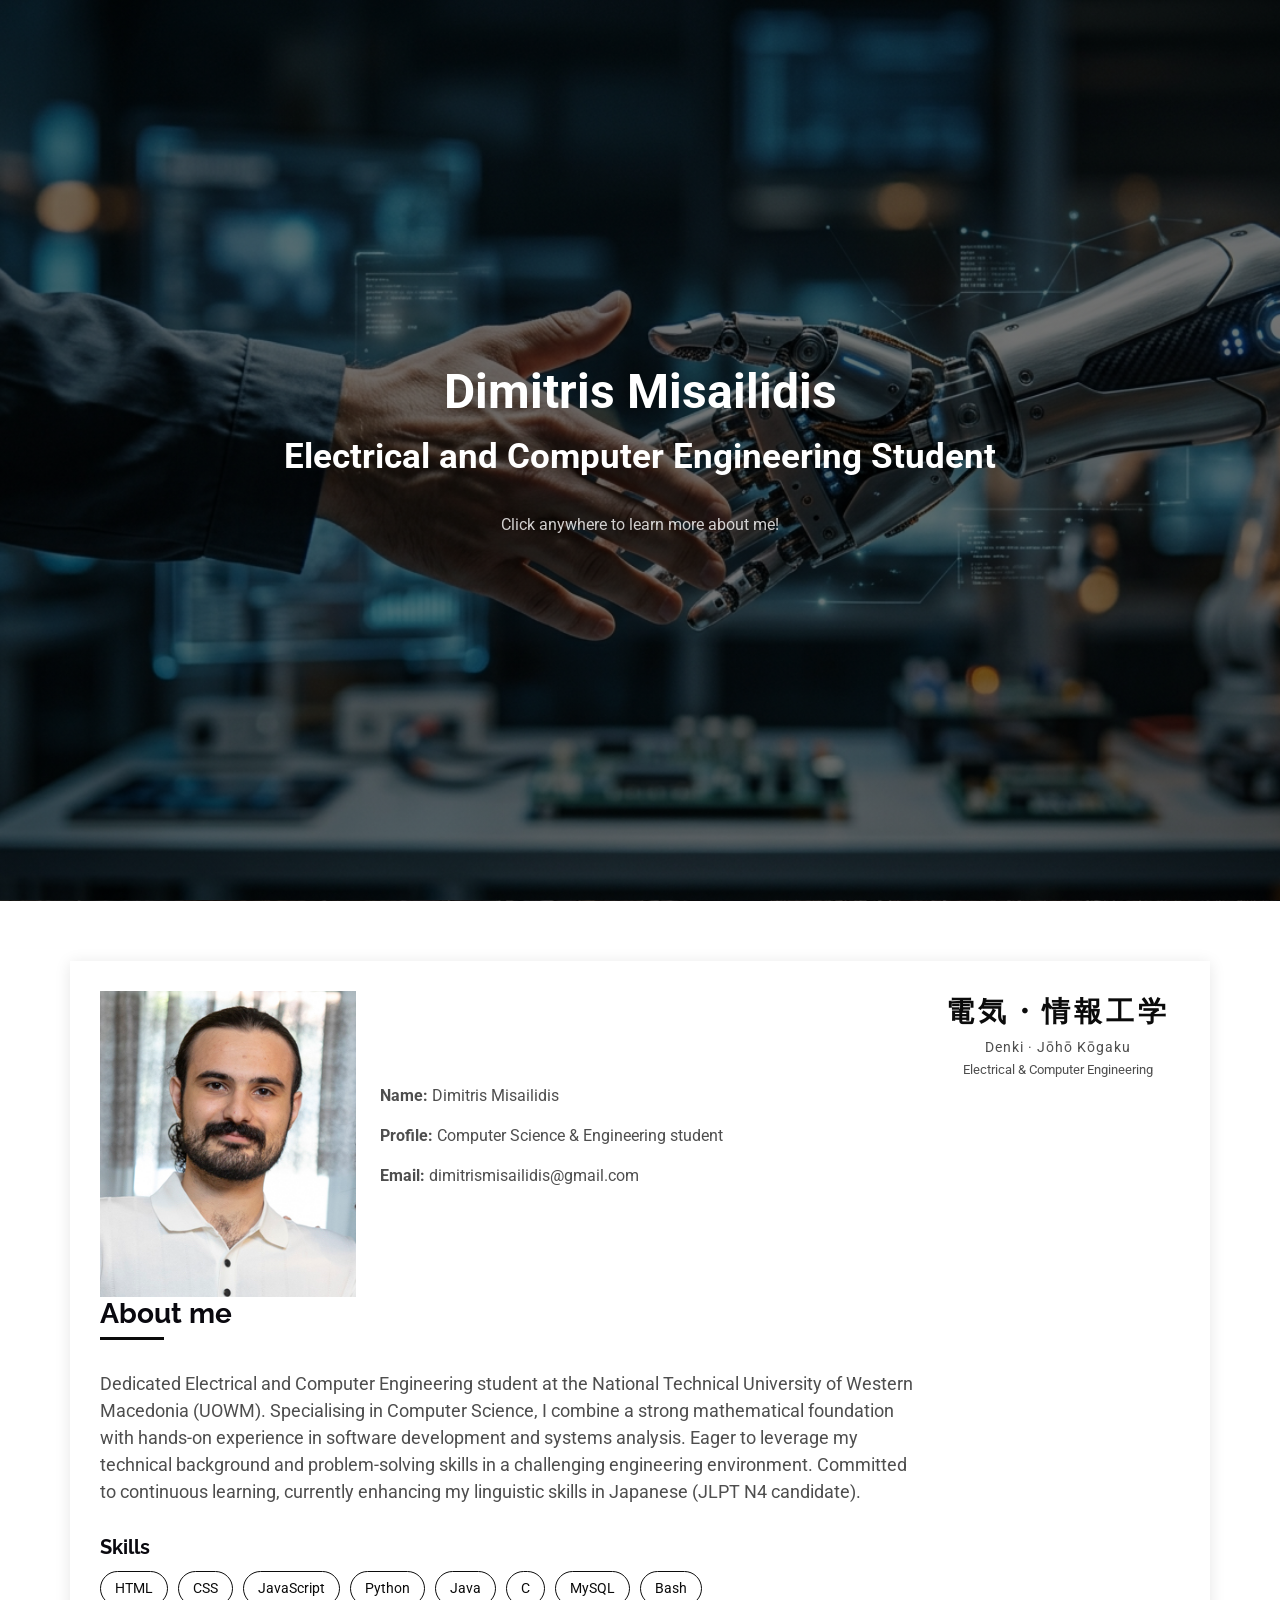
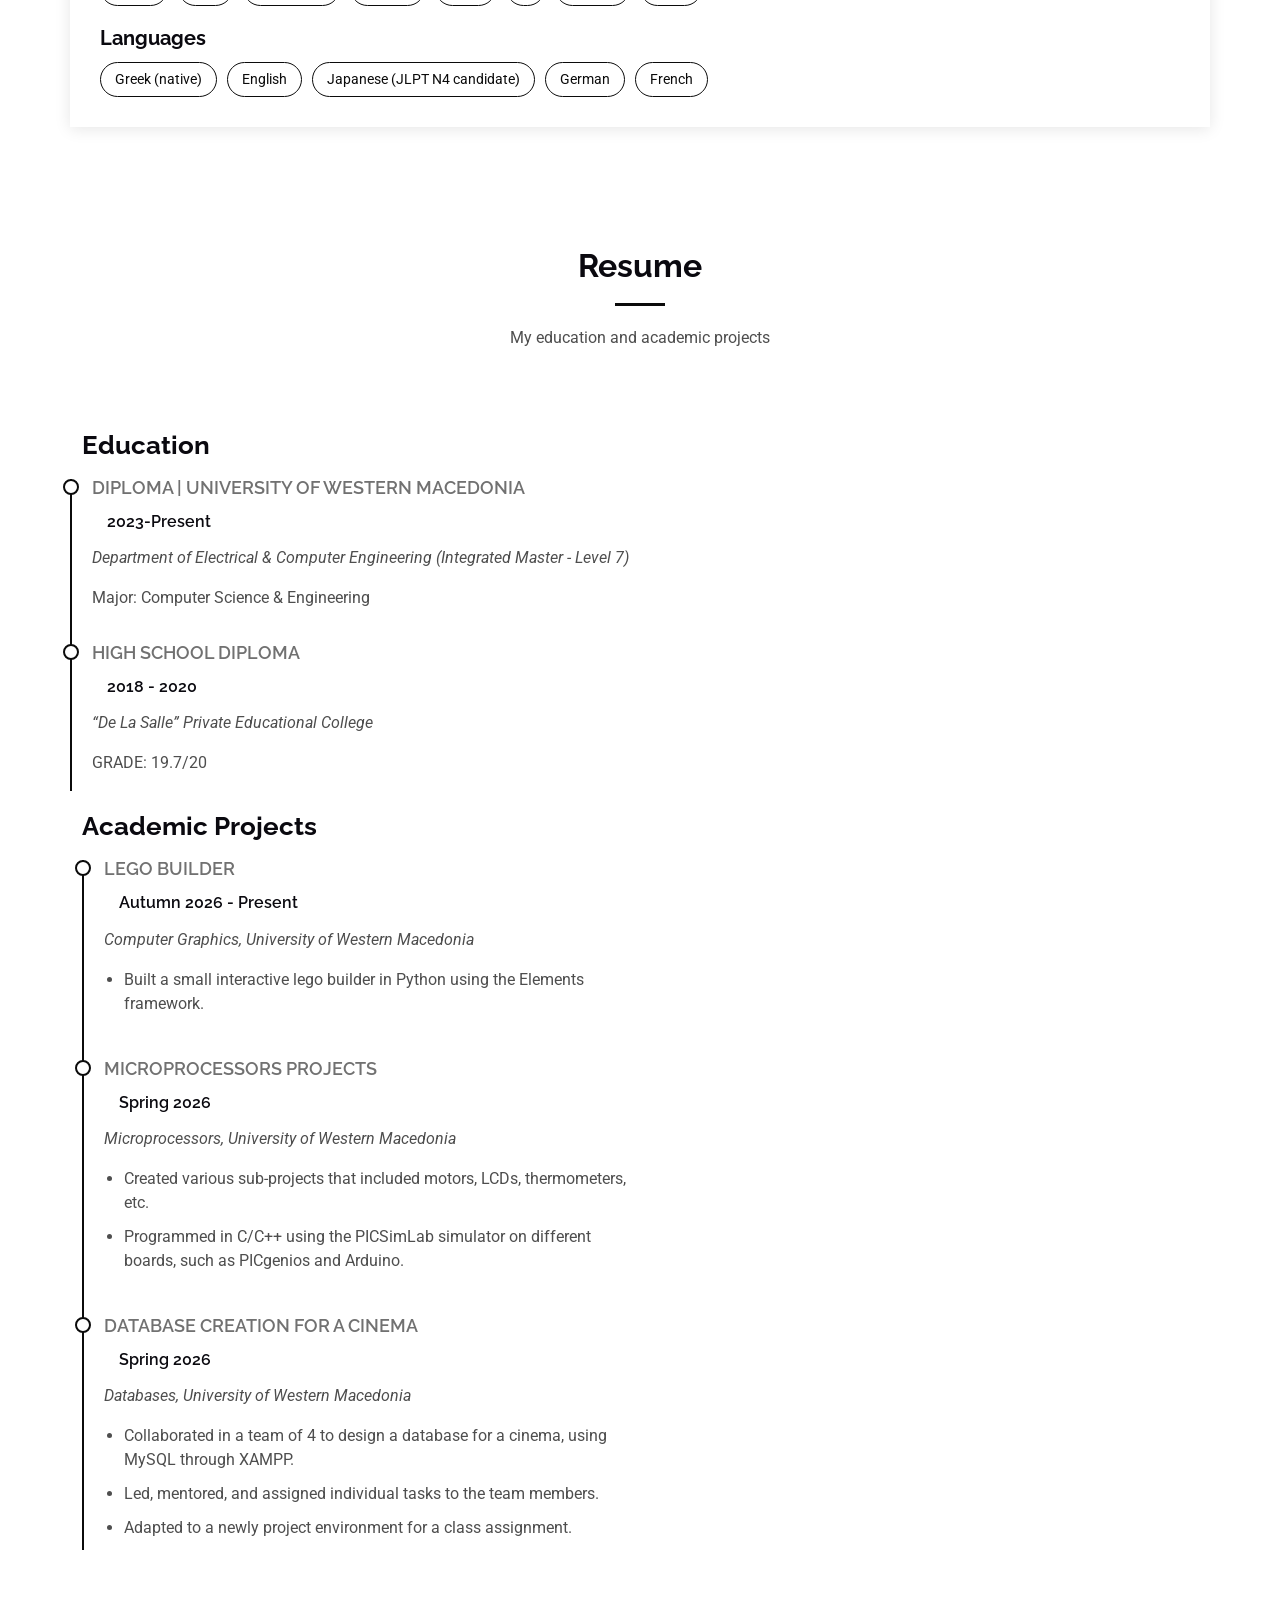
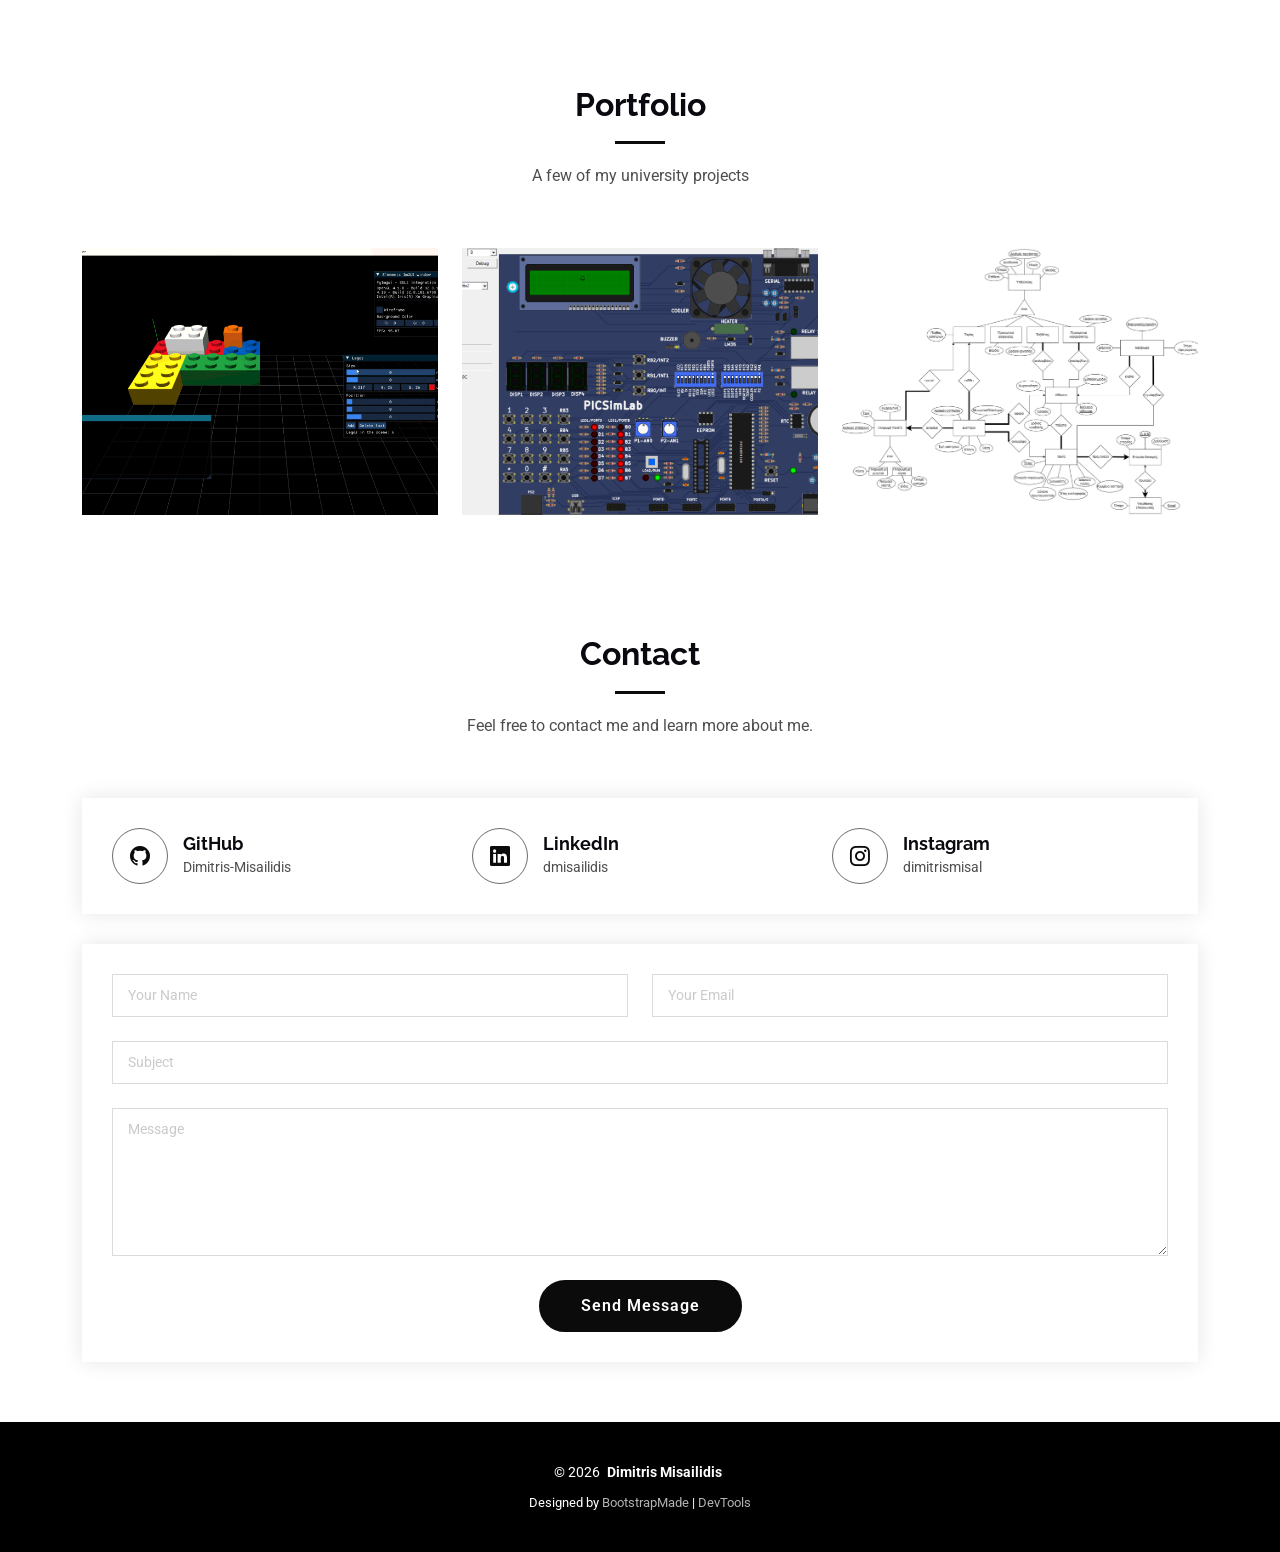
<file: MyFolio/index.html>
<!DOCTYPE html>
<html lang="en">

<head>
  <meta charset="utf-8">
  <meta content="width=device-width, initial-scale=1.0" name="viewport">
  <title>Dimitris Misailidis | Portfolio</title>
  <meta name="description" content="">
  <meta name="keywords" content="">

  <!-- Favicons -->
  <link href="assets/img/favicon.png" rel="icon">
  <link href="assets/img/apple-touch-icon.png" rel="apple-touch-icon">

  <!-- Fonts -->
  <link href="https://fonts.googleapis.com" rel="preconnect">
  <link href="https://fonts.gstatic.com" rel="preconnect" crossorigin>
  <link href="https://fonts.googleapis.com/css2?family=Roboto:ital,wght@0,100;0,300;0,400;0,500;0,700;0,900;1,100;1,300;1,400;1,500;1,700;1,900&family=Poppins:ital,wght@0,100;0,200;0,300;0,400;0,500;0,600;0,700;0,800;0,900;1,100;1,200;1,300;1,400;1,500;1,600;1,700;1,800;1,900&family=Raleway:ital,wght@0,100;0,200;0,300;0,400;0,500;0,600;0,700;0,800;0,900;1,100;1,200;1,300;1,400;1,500;1,600;1,700;1,800;1,900&display=swap" rel="stylesheet">

  <!-- Vendor CSS Files -->
  <link href="assets/vendor/bootstrap/css/bootstrap.min.css" rel="stylesheet">
  <link href="assets/vendor/bootstrap-icons/bootstrap-icons.css" rel="stylesheet">
  <link href="assets/vendor/aos/aos.css" rel="stylesheet">
  <link href="assets/vendor/glightbox/css/glightbox.min.css" rel="stylesheet">
  <link href="assets/vendor/swiper/swiper-bundle.min.css" rel="stylesheet">

  <!-- Main CSS File -->
  <link href="assets/css/main.css" rel="stylesheet">

  <!-- =======================================================
  * Template Name: DevFolio
  * Template URL: https://bootstrapmade.com/devfolio-bootstrap-portfolio-html-template/
  * Updated: Aug 07 2024 with Bootstrap v5.3.3
  * Author: BootstrapMade.com
  * License: https://bootstrapmade.com/license/
  ======================================================== -->
</head>

<body>

<section id="intro" role="button" tabindex="0" aria-label="Enter the site">
  <div class="intro-text">
    <h1>Dimitris Misailidis</h1>
    <p>Electrical and Computer Engineering Student</p>
    <span class="hint">Click anywhere to learn more about me!</span>
  </div>
</section>

<body class="index-page">

  <header id="header" class="header d-flex align-items-center sticky-top">
    <div class="container-fluid container-xl position-relative d-flex align-items-center justify-content-between">

      <a href="index.html" class="logo d-flex align-items-center">
        <h1 class="sitename">My-Portfolio</h1>
      </a>

      <nav id="navmenu" class="navmenu">
        <ul>
          <li><a href="#hero" class="active">Home<br></a></li>
          <li><a href="#about">About</a></li>
          <li><a href="#portfolio">Portfolio</a></li>
          <li><a href="#contact">Contact</a></li>
        </ul>
        <i class="mobile-nav-toggle d-xl-none bi bi-list"></i>
      </nav>

    </div>
  </header>

  <main class="main">

    <!-- Hero Section -->
    <section id="hero" class="hero section dark-background">

      <img src="assets/img/fuji-san.jpg" alt="" data-aos="fade-in">

      <div class="container d-flex flex-column align-items-center justify-content-center text-center" data-aos="fade-up" data-aos-delay="100">
        <h2>Dimitris Misailidis</h2>
        <p><span class="typed" data-typed-items="Student in Electrical and Computer Engineering"></span></p>
      </div>

    </section><!-- /Hero Section -->

    <section id="about" class="about section">

  <div class="container" data-aos="fade-up" data-aos-delay="100">

    <div class="about-layout">

      <!-- Main block: photo + details, then About me, then skills -->
      <div class="about-main">

        <div class="row gy-4 align-items-center">
          <div class="col-md-4">
            <img src="assets/img/CV photo_Misal.jpg" class="img-fluid about-photo" alt="Dimitris Misailidis">
          </div>
          <div class="col-md-8 about-info">
            <p><strong>Name: </strong> <span>Dimitris Misailidis</span></p>
            <p><strong>Profile: </strong> <span>Computer Science &amp; Engineering student</span></p>
            <p><strong>Email: </strong> <span>dimitrismisailidis@gmail.com</span></p>
          </div>
        </div>

        <div class="about-me">
          <h4>About me</h4>
          <p>
            Dedicated Electrical and Computer Engineering student at the National
            Technical University of Western Macedonia (UOWM). Specialising in
            Computer Science, I combine a strong mathematical foundation with
            hands-on experience in software development and systems analysis. Eager
            to leverage my technical background and problem-solving skills in a
            challenging engineering environment. Committed to continuous learning,
            currently enhancing my linguistic skills in Japanese (JLPT N4 candidate).
          </p>
        </div>

        <div class="about-skills">
          <h5>Skills</h5>
          <div class="skills-list">
            <span>HTML</span>
            <span>CSS</span>
            <span>JavaScript</span>
            <span>Python</span>
            <span>Java</span>
            <span>C</span>
            <span>MySQL</span>
            <span>Bash</span>
          </div>

          <h5>Languages</h5>
          <div class="skills-list">
            <span>Greek (native)</span>
            <span>English</span>
            <span>Japanese (JLPT N4 candidate)</span>
            <span>German</span>
            <span>French</span>
          </div>
        </div>

      </div>

      <!-- Horizontal kanji on the right -->
      <div class="about-kanji" lang="ja">
        <p class="kanji">電気・情報工学</p>
        <p class="kanji-reading">Denki · Jōhō Kōgaku</p>
        <p class="kanji-meaning">Electrical &amp; Computer Engineering</p>
      </div>

    </div>

  </div>         

    </section><!-- /About Section -->

    <!-- Resume Section -->
    <section id="resume" class="resume section">

      <!-- Section Title -->
      <div class="container section-title" data-aos="fade-up">
        <h2>Resume</h2>
        <p>My education and academic projects</p>
      </div><!-- End Section Title -->

      <div class="container">

        <div class="row">

          <div class="col-lg-6" data-aos="fade-up" data-aos-delay="100"></div>
            <h3 class="resume-title">Education</h3>

            <div class="resume-item">
              <h4>Diploma | University of Western Macedonia</h4>
              <h5>2023-Present</h5>
              <p><em>Department of Electrical &amp; Computer Engineering
                    (Integrated Master - Level 7)</em></p>
              <p>Major: Computer Science &amp; Engineering</p>
            </div><!-- Edn Resume Item -->

            <div class="resume-item">
              <h4>High School Diploma</h4>
              <h5>2018 - 2020</h5>
              <p><em>“De La Salle” Private Educational College</em></p>
              <p>GRADE: 19.7/20</p>
            </div><!-- Edn Resume Item -->

          </div>

          <div class="col-lg-6" data-aos="fade-up" data-aos-delay="200">
            <h3 class="resume-title">Academic Projects</h3>

            <div class="resume-item">
              <h4>Lego Builder</h4>
              <h5>Autumn 2026 - Present</h5>
              <p><em>Computer Graphics, University of Western Macedonia</em></p>
              <ul>
                <li>Built a small interactive lego builder in Python using the Elements framework.</li>
              </ul>
            </div><!-- Edn Resume Item -->

            <div class="resume-item">
              <h4>Microprocessors Projects</h4>
              <h5>Spring 2026</h5>
              <p><em>Microprocessors, University of Western Macedonia</em></p>
              <ul>
                <li>Created various sub-projects that included motors, LCDs, thermometers, etc.</li>
                <li>Programmed in C/C++ using the PICSimLab simulator on different boards, such as PICgenios and Arduino. </li>
              </ul>
            </div><!-- Edn Resume Item -->

            <div class="resume-item">
              <h4>Database Creation for a Cinema</h4>
              <h5>Spring 2026</h5>
              <p><em>Databases, University of Western Macedonia</em></p>
              <ul>
                <li>Collaborated in a team of 4 to design a database for a cinema, using MySQL through XAMPP.</li>
                <li>Led, mentored, and assigned individual tasks to the team members.</li>
                <li>Adapted to a newly project environment for a class assignment.</li>
              </ul>
            </div><!-- Edn Resume Item -->

          </div>

        </div>

      </div>

    </section><!-- /Resume Section -->

    <section id="portfolio" class="portfolio section">

  <!-- Section Title -->
  <div class="container section-title" data-aos="fade-up">
    <h2>Portfolio</h2>
    <p>A few of my university projects</p>
  </div><!-- End Section Title -->

  <div class="container">

    <div class="isotope-layout" data-default-filter="*" data-layout="masonry" data-sort="original-order">

      <div class="row gy-4 isotope-container" data-aos="fade-up" data-aos-delay="200">

        <div class="col-lg-4 col-md-6 portfolio-item isotope-item">
          <img src="assets/Gifs/lego-builder.gif" class="img-fluid" alt="Lego builder project demo">
          <div class="portfolio-info">
            <h4>Lego Builder</h4>
            <p>Interactive 3D builder in Python</p>
            <a href="assets/Gifs/lego-builder.gif" title="Lego Builder" data-gallery="lego-gallery" class="glightbox preview-link"><i class="bi bi-zoom-in"></i></a>
          </div>
        </div><!-- End Portfolio Item -->

        <div class="col-lg-4 col-md-6 portfolio-item isotope-item">
          <img src="assets/img/happy_face.png" class="img-fluid" alt="Microprocessors project in PICSimLab (make a happy face in C and display it in a LCD)">
          <div class="portfolio-info">
            <h4>Microprocessors</h4>
            <p>Motors, LCD and sensors in C</p>
            <a href="assets/img/Keypad.png" title="Keypad and motor control" data-gallery="micro-gallery" data-description="DC motor controlled and usage of keypad with the help of Arduino board" class="glightbox preview-link"><i class="bi bi-zoom-in"></i></a>

            <!-- Extra photos -->
            <a href="assets/img/motor.png" title="Motor and ultrasonic sensor display" data-gallery="micro-gallery" data-description="Usage of motors and ultrasonic distance sensors while showing results in LCD" class="glightbox" style="display:none"></a>
            <a href="assets/img/Temperature.png" title="Thermometer" data-gallery="micro-gallery" data-description="Temperature readout" class="glightbox" style="display:none"></a>
            <a href="assets/img/voltage.png" title="Voltage" data-gallery="micro-gallery" data-description="Voltage readout" class="glightbox" style="display:none"></a>
          </div>
        </div><!-- End Portfolio Item -->

        <div class="col-lg-4 col-md-6 portfolio-item isotope-item">
          <img src="assets/img/Entity_Relation.png" class="img-fluid" alt="Cinema database Entity-Relation schema ">
          <div class="portfolio-info">
            <h4>Cinema Database</h4>
            <p>Team project with MySQL</p>
            <a href="assets/img/SQL_Result.png" title="Cinema Database" data-gallery="cinema-gallery" data-description="The result of the code we wrote in SQL forming the schema in XAMPP" class="glightbox preview-link"><i class="bi bi-zoom-in"></i></a>
          </div>
        </div><!-- End Portfolio Item -->

      </div><!-- End Portfolio Container -->

    </div>

  </div>

</section><!-- /Portfolio Section -->

    <!-- Contact Section -->
    <section id="contact" class="contact section">

      <!-- Section Title -->
      <div class="container section-title" data-aos="fade-up">
        <h2>Contact</h2>
        <p>Feel free to contact me and learn more about me.</p>
      </div><!-- End Section Title -->

      <div class="container" data-aos="fade-up" data-aos-delay="100">

        <div class="info-wrap" data-aos="fade-up" data-aos-delay="200">
          <div class="row gy-5">

            <div class="col-lg-4">
              <div class="info-item d-flex align-items-center">
                <a href="https://github.com/Dimitris-Misailidis" target="_blank" rel="noopener" aria-label="GitHub"><i class="bi bi-github"></i></a>
                <div>
                  <h3>GitHub</h3>
                  <p>Dimitris-Misailidis</p>
                </div>
              </div>
            </div><!-- End Info Item -->

            <div class="col-lg-4">
              <div class="info-item d-flex align-items-center">
                <a href="https://www.linkedin.com/in/dmisailidis/" target="_blank" rel="noopener" aria-label="LinkedIn"><i class="bi bi-linkedin"></i></a>
                <div>
                  <h3>LinkedIn</h3>
                  <p>dmisailidis</p>
                </div>
              </div>
            </div><!-- End Info Item -->

            <div class="col-lg-4">
              <div class="info-item d-flex align-items-center">
                <a href="https://www.instagram.com/dimitrismisal" target="_blank" rel="noopener" aria-label="Instagram"><i class="bi bi-instagram"></i></a>
                <div>
                  <h3>Instagram</h3>
                  <p>dimitrismisal</p>
                </div>
              </div>
            </div><!-- End Info Item -->

          </div>
        </div>

      <form name="contact" method="POST" action="thanks.html" data-netlify="true" netlify-honeypot="bot-field" data-aos="fade-up" data-aos-delay="300">
        <input type="hidden" name="form-name" value="contact">
        <p style="display:none;">
         <label>Don’t fill this out: <input name="bot-field"></label>
        </p>

        <div class="row gy-4">

          <div class="col-md-6">
            <input type="text" name="name" class="form-control" placeholder="Your Name" required>
          </div>

          <div class="col-md-6">
            <input type="email" class="form-control" name="email" placeholder="Your Email" required>
          </div>

          <div class="col-md-12">
            <input type="text" class="form-control" name="subject" placeholder="Subject" required>
          </div>

          <div class="col-md-12">
            <textarea class="form-control" name="message" rows="6" placeholder="Message" required></textarea>
          </div>

          <div class="col-md-12 text-center">
            <button type="submit">Send Message</button>
          </div>

        </div>
      </form><!-- End Contact Form -->

  </main>

<footer id="footer" class="footer accent-background">

  <div class="container">
    <div class="copyright text-center">
      <p>© <span>2026</span> <strong class="px-1 sitename">Dimitris Misailidis</strong></p>
    </div>
    <div class="credits">
      <!-- All the links in the footer should remain intact. -->
      <!-- You can delete the links only if you've purchased the pro version. -->
      <!-- Licensing information: https://bootstrapmade.com/license/ -->
      Designed by <a href="https://bootstrapmade.com/">BootstrapMade</a> | <a href="https://bootstrapmade.com/tools/">DevTools</a>
    </div>
  </div>

</footer>

  <!-- Scroll Top -->
  <a href="#" id="scroll-top" class="scroll-top d-flex align-items-center justify-content-center"><i class="bi bi-arrow-up-short"></i></a>

  <!-- Preloader -->
  <div id="preloader"></div>

  <!-- Vendor JS Files -->
  <script src="assets/vendor/bootstrap/js/bootstrap.bundle.min.js"></script>
  <script src="assets/vendor/aos/aos.js"></script>
  <script src="assets/vendor/typed.js/typed.umd.js"></script>
  <script src="assets/vendor/waypoints/noframework.waypoints.js"></script>
  <script src="assets/vendor/purecounter/purecounter_vanilla.js"></script>
  <script src="assets/vendor/glightbox/js/glightbox.min.js"></script>
  <script src="assets/vendor/imagesloaded/imagesloaded.pkgd.min.js"></script>
  <script src="assets/vendor/isotope-layout/isotope.pkgd.min.js"></script>
  <script src="assets/vendor/swiper/swiper-bundle.min.js"></script>

  <!-- Main JS File -->
  <script src="assets/js/main.js"></script>

</body>

</html>
</file>
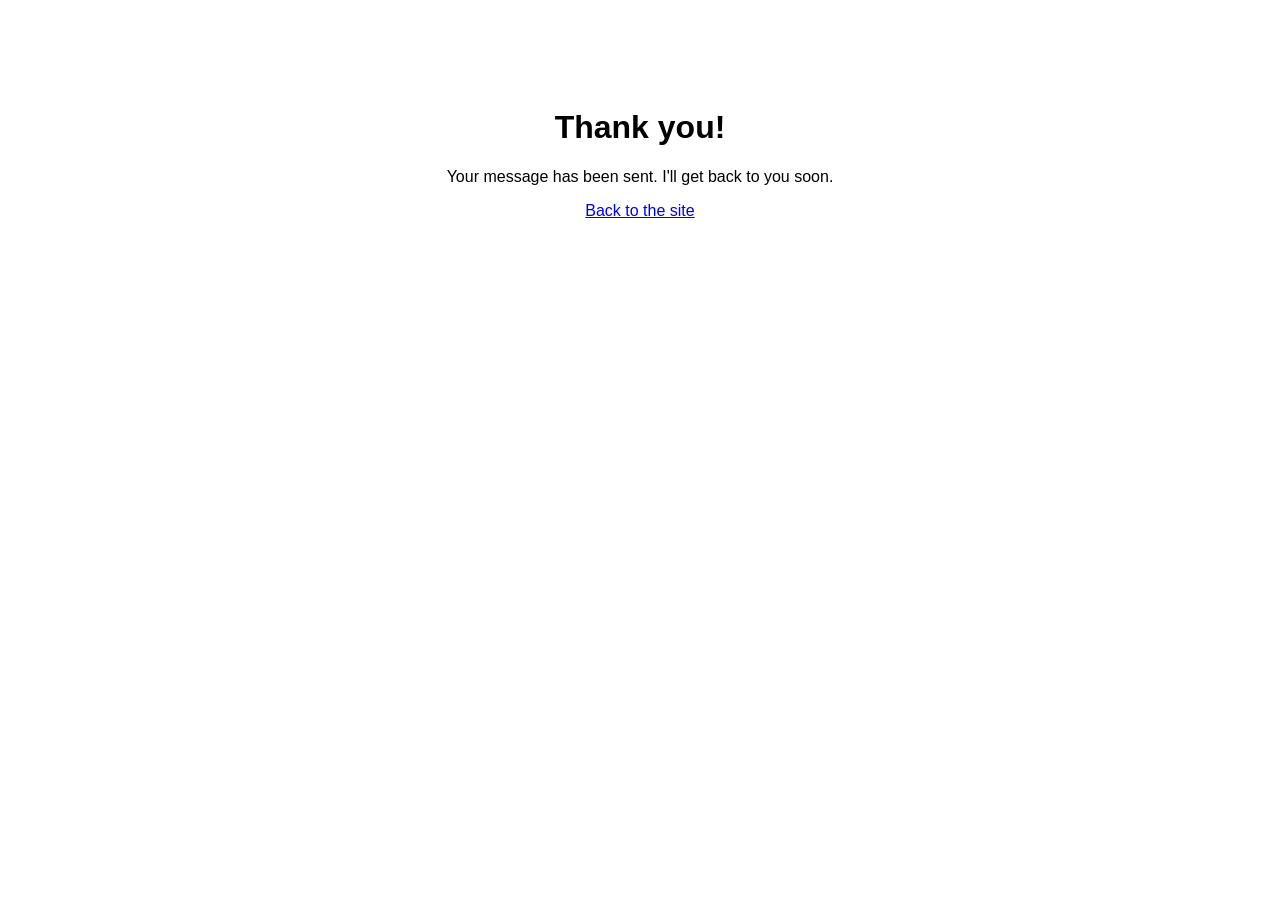
<file: thanks.html>
<!DOCTYPE html>
<html lang="en">
<head>
  <meta charset="utf-8">
  <meta name="viewport" content="width=device-width, initial-scale=1">
  <title>Thank you | Dimitris Misailidis</title>
  <link href="assets/img/favicon.png" rel="icon">
</head>
<body style="font-family: sans-serif; text-align: center; padding: 80px 20px;">
  <h1>Thank you!</h1>
  <p>Your message has been sent. I'll get back to you soon.</p>
  <p><a href="/">Back to the site</a></p>
</body>
</html>
</file>
<file: MyFolio/assets/css/main.css>
/**
* Template Name: DevFolio
* Template URL: https://bootstrapmade.com/devfolio-bootstrap-portfolio-html-template/
* Updated: Aug 07 2024 with Bootstrap v5.3.3
* Author: BootstrapMade.com
* License: https://bootstrapmade.com/license/
*/

/*--------------------------------------------------------------
# Font & Color Variables
# Help: https://bootstrapmade.com/color-system/
--------------------------------------------------------------*/
/* Fonts */
:root {
  --default-font: "Roboto",  system-ui, -apple-system, "Segoe UI", Roboto, "Helvetica Neue", Arial, "Noto Sans", "Liberation Sans", sans-serif, "Apple Color Emoji", "Segoe UI Emoji", "Segoe UI Symbol", "Noto Color Emoji";
  --heading-font: "Raleway",  sans-serif;
  --nav-font: "Poppins",  sans-serif;
}

/* Global Colors - The following color variables are used throughout the website. Updating them here will change the color scheme of the entire website */
:root { 
  --background-color: #ffffff; /* Background color for the entire website, including individual sections */
  --default-color: #4e4e4e; /* Default color used for the majority of the text content across the entire website */
  --heading-color: #0a090f; /* Color for headings, subheadings and title throughout the website */
  --accent-color: #0b0b0b; /* Accent color that represents your brand on the website. It's used for buttons, links, and other elements that need to stand out */
  --surface-color: #ffffff; /* The surface color is used as a background of boxed elements within sections, such as cards, icon boxes, or other elements that require a visual separation from the global background. */
  --contrast-color: #ffffff; /* Contrast color for text, ensuring readability against backgrounds of accent, heading, or default colors. */
}

/* Nav Menu Colors - The following color variables are used specifically for the navigation menu. They are separate from the global colors to allow for more customization options */
:root {
  --nav-color: #ffffff;  /* The default color of the main navmenu links */
  --nav-hover-color: #ffffff; /* Applied to main navmenu links when they are hovered over or active */
  --nav-mobile-background-color: #ffffff; /* Used as the background color for mobile navigation menu */
  --nav-dropdown-background-color: #ffffff; /* Used as the background color for dropdown items that appear when hovering over primary navigation items */
  --nav-dropdown-color: #212529; /* Used for navigation links of the dropdown items in the navigation menu. */
  --nav-dropdown-hover-color: #000000; /* Similar to --nav-hover-color, this color is applied to dropdown navigation links when they are hovered over. */
}

/* Color Presets - These classes override global colors when applied to any section or element, providing reuse of the sam color scheme. */

.light-background {
  --background-color: #f9f9f9;
  --surface-color: #ffffff;
}

.dark-background {
  --background-color: #060606;
  --default-color: #ffffff;
  --heading-color: #ffffff;
  --surface-color: #252525;
  --contrast-color: #ffffff;
}

.accent-background {
  --background-color: #000000;
  --default-color: #ffffff;
  --heading-color: #ffffff;
  --accent-color: #ffffff;
  --surface-color: #000000;
  --contrast-color: #ffffff;
}

/* Smooth scroll */
:root {
  scroll-behavior: smooth;
}

/*--------------------------------------------------------------
# General Styling & Shared Classes
--------------------------------------------------------------*/
#intro {
  position: fixed;
  top: 0;
  right: 0;
  bottom: 0;
  left: 0;
  width: 100%;
  height: 100%;
  margin: 0;                /* cancels the section margin */
  padding: 0;               /* cancels the section padding */
  border: none;
  border-radius: 0;
  box-sizing: border-box;
  inset: 0;                      /* covers the whole screen */
  display: flex;
  flex-direction: column;
  align-items: center;
  justify-content: center;
  text-align: center;
  color: #fff;
  background-image:
    linear-gradient(rgba(0, 0, 0, 0.55), rgba(0, 0, 0, 0.55)),
    url('../img/intro.jpg');
  background-size: cover;
  background-position: center;
  cursor: pointer;
  z-index: 1000;
  transition: opacity 0.8s ease, transform 0.8s ease;
}
#intro.leaving {
  opacity: 0;
  transform: scale(1.1);         /* slight zoom as it fades */
  pointer-events: none;
}

#intro h1 {
  color: #fff;
  font-size: 3rem;
  font-weight: 700;
  margin: 0;
}

body.intro-active {
  overflow: hidden;
}

#intro .intro-text p {
  font-size: 2.2rem;
  font-weight: 700;
  margin: 10px 0 30px 0;
}

#intro .hint {
  font-size: 1rem;
  opacity: 0.8;
  animation: intro-pulse 2s ease-in-out infinite;
}

@keyframes intro-pulse {
  0%, 100% { opacity: 0.4; }
  50%      { opacity: 1; }
}

body {
  color: var(--default-color);
  background-color: var(--background-color);
  font-family: var(--default-font);
}

a {
  color: var(--accent-color);
  text-decoration: none;
  transition: 0.3s;
}

a:hover {
  color: color-mix(in srgb, var(--accent-color), transparent 25%);
  text-decoration: none;
}

h2,
h3,
h4,
h5,
h6 {
  color: var(--heading-color);
  font-family: var(--heading-font);
}

/*--------------------------------------------------------------
# Global Header
--------------------------------------------------------------*/
.header {
  --background-color: #000000;
  --default-color: #ffffff;
  --heading-color: #ffffff;
  color: var(--default-color);
  background-color: var(--background-color);
  padding: 20px 0;
  transition: all 0.5s;
  z-index: 997;
}

.header .logo {
  line-height: 1;
}

.header .logo img {
  max-height: 32px;
  margin-right: 8px;
}

.header .logo h1 {
  font-size: 30px;
  margin: 0;
  font-weight: 700;
  color: var(--heading-color);
}

.scrolled .header {
  box-shadow: 0px 0 18px rgba(0, 0, 0, 0.1);
}

/*--------------------------------------------------------------
# Navigation Menu
--------------------------------------------------------------*/
/* Desktop Navigation */
@media (min-width: 1200px) {
  .navmenu {
    padding: 0;
  }

  .navmenu ul {
    margin: 0;
    padding: 0;
    display: flex;
    list-style: none;
    align-items: center;
  }

  .navmenu li {
    position: relative;
  }

  .navmenu>ul>li {
    white-space: nowrap;
    padding: 15px 14px;
  }

  .navmenu>ul>li:last-child {
    padding-right: 0;
  }

  .navmenu a,
  .navmenu a:focus {
    color: var(--nav-color);
    font-size: 15px;
    padding: 0 2px;
    font-family: var(--nav-font);
    font-weight: 400;
    display: flex;
    align-items: center;
    justify-content: space-between;
    white-space: nowrap;
    transition: 0.3s;
    position: relative;
  }

  .navmenu a i,
  .navmenu a:focus i {
    font-size: 12px;
    line-height: 0;
    margin-left: 5px;
    transition: 0.3s;
  }

  .navmenu>ul>li>a:before {
    content: "";
    position: absolute;
    width: 100%;
    height: 2px;
    bottom: -6px;
    left: 0;
    background-color: var(--nav-hover-color);
    visibility: hidden;
    width: 0px;
    transition: all 0.3s ease-in-out 0s;
  }

  .navmenu a:hover:before,
  .navmenu li:hover>a:before,
  .navmenu .active:before {
    visibility: visible;
    width: 100%;
  }

  .navmenu li:hover>a,
  .navmenu .active,
  .navmenu .active:focus {
    color: var(--nav-hover-color);
  }

  .navmenu .dropdown ul {
    margin: 0;
    padding: 10px 0;
    background: var(--nav-dropdown-background-color);
    display: block;
    position: absolute;
    visibility: hidden;
    left: 14px;
    top: 130%;
    opacity: 0;
    transition: 0.3s;
    border-radius: 4px;
    z-index: 99;
    box-shadow: 0px 0px 30px rgba(0, 0, 0, 0.1);
  }

  .navmenu .dropdown ul li {
    min-width: 200px;
  }

  .navmenu .dropdown ul a {
    padding: 10px 20px;
    font-size: 15px;
    text-transform: none;
    color: var(--nav-dropdown-color);
  }

  .navmenu .dropdown ul a i {
    font-size: 12px;
  }

  .navmenu .dropdown ul a:hover,
  .navmenu .dropdown ul .active:hover,
  .navmenu .dropdown ul li:hover>a {
    color: var(--nav-dropdown-hover-color);
  }

  .navmenu .dropdown:hover>ul {
    opacity: 1;
    top: 100%;
    visibility: visible;
  }

  .navmenu .dropdown .dropdown ul {
    top: 0;
    left: -90%;
    visibility: hidden;
  }

  .navmenu .dropdown .dropdown:hover>ul {
    opacity: 1;
    top: 0;
    left: -100%;
    visibility: visible;
  }
}

/* Mobile Navigation */
@media (max-width: 1199px) {
  .mobile-nav-toggle {
    color: var(--nav-color);
    font-size: 28px;
    line-height: 0;
    margin-right: 10px;
    cursor: pointer;
    transition: color 0.3s;
  }

  .navmenu {
    padding: 0;
    z-index: 9997;
  }

  .navmenu ul {
    display: none;
    list-style: none;
    position: absolute;
    inset: 60px 20px 20px 20px;
    padding: 10px 0;
    margin: 0;
    border-radius: 6px;
    background-color: var(--nav-mobile-background-color);
    border: 1px solid color-mix(in srgb, var(--default-color), transparent 90%);
    box-shadow: none;
    overflow-y: auto;
    transition: 0.3s;
    z-index: 9998;
  }

  .navmenu a,
  .navmenu a:focus {
    color: var(--nav-dropdown-color);
    padding: 10px 20px;
    font-family: var(--nav-font);
    font-size: 17px;
    font-weight: 500;
    display: flex;
    align-items: center;
    justify-content: space-between;
    white-space: nowrap;
    transition: 0.3s;
  }

  .navmenu a i,
  .navmenu a:focus i {
    font-size: 12px;
    line-height: 0;
    margin-left: 5px;
    width: 30px;
    height: 30px;
    display: flex;
    align-items: center;
    justify-content: center;
    border-radius: 50%;
    transition: 0.3s;
    background-color: color-mix(in srgb, var(--accent-color), transparent 90%);
  }

  .navmenu a i:hover,
  .navmenu a:focus i:hover {
    background-color: var(--accent-color);
    color: var(--contrast-color);
  }

  .navmenu a:hover,
  .navmenu .active,
  .navmenu .active:focus {
    color: var(--nav-dropdown-hover-color);
  }

  .navmenu .active i,
  .navmenu .active:focus i {
    background-color: var(--accent-color);
    color: var(--contrast-color);
    transform: rotate(180deg);
  }

  .navmenu .dropdown ul {
    position: static;
    display: none;
    z-index: 99;
    padding: 10px 0;
    margin: 10px 20px;
    background-color: var(--nav-dropdown-background-color);
    transition: all 0.5s ease-in-out;
  }

  .navmenu .dropdown ul ul {
    background-color: rgba(33, 37, 41, 0.1);
  }

  .navmenu .dropdown>.dropdown-active {
    display: block;
    background-color: rgba(33, 37, 41, 0.03);
  }

  .mobile-nav-active {
    overflow: hidden;
  }

  .mobile-nav-active .mobile-nav-toggle {
    color: #fff;
    position: absolute;
    font-size: 32px;
    top: 15px;
    right: 15px;
    margin-right: 0;
    z-index: 9999;
  }

  .mobile-nav-active .navmenu {
    position: fixed;
    overflow: hidden;
    inset: 0;
    background: rgba(33, 37, 41, 0.8);
    transition: 0.3s;
  }

  .mobile-nav-active .navmenu>ul {
    display: block;
  }
}

/*--------------------------------------------------------------
# Global Footer
--------------------------------------------------------------*/
.footer {
  color: var(--default-color);
  background-color: var(--background-color);
  font-size: 14px;
  padding: 40px 0;
  position: relative;
}

.footer .copyright p {
  margin-bottom: 0;
}

.footer .social-links {
  margin-top: 20px;
}

.footer .social-links a {
  display: flex;
  align-items: center;
  justify-content: center;
  width: 40px;
  height: 40px;
  border-radius: 50%;
  border: 1px solid color-mix(in srgb, var(--default-color), transparent 30%);
  font-size: 16px;
  color: color-mix(in srgb, var(--default-color), transparent 40%);
  margin: 0 5px;
  transition: 0.3s;
}

.footer .social-links a:hover {
  color: var(--default-color);
  border-color: var(--default-color);
}

.footer .credits {
  margin-top: 10px;
  font-size: 13px;
  text-align: center;
}

.footer .credits a {
  color: color-mix(in srgb, var(--default-color), transparent 30%);
}

/*--------------------------------------------------------------
# Preloader
--------------------------------------------------------------*/
#preloader {
  position: fixed;
  inset: 0;
  z-index: 999999;
  overflow: hidden;
  background: var(--background-color);
  transition: all 0.6s ease-out;
}

#preloader:before {
  content: "";
  position: fixed;
  top: calc(50% - 30px);
  left: calc(50% - 30px);
  border: 6px solid #ffffff;
  border-color: var(--accent-color) transparent var(--accent-color) transparent;
  border-radius: 50%;
  width: 60px;
  height: 60px;
  animation: animate-preloader 1.5s linear infinite;
}

@keyframes animate-preloader {
  0% {
    transform: rotate(0deg);
  }

  100% {
    transform: rotate(360deg);
  }
}

/*--------------------------------------------------------------
# Scroll Top Button
--------------------------------------------------------------*/
.scroll-top {
  position: fixed;
  visibility: hidden;
  opacity: 0;
  right: 15px;
  bottom: -15px;
  z-index: 99999;
  background-color: var(--accent-color);
  width: 44px;
  height: 44px;
  border-radius: 50px;
  transition: all 0.4s;
}

.scroll-top i {
  font-size: 24px;
  color: var(--contrast-color);
  line-height: 0;
}

.scroll-top:hover {
  background-color: color-mix(in srgb, var(--accent-color), transparent 20%);
  color: var(--contrast-color);
}

.scroll-top.active {
  visibility: visible;
  opacity: 1;
  bottom: 15px;
}

/*--------------------------------------------------------------
# Disable aos animation delay on mobile devices
--------------------------------------------------------------*/
@media screen and (max-width: 768px) {
  [data-aos-delay] {
    transition-delay: 0 !important;
  }
}

/*--------------------------------------------------------------
# Global Page Titles & Breadcrumbs
--------------------------------------------------------------*/
.page-title {
  --background-color: color-mix(in srgb, var(--default-color), transparent 96%);
  color: var(--default-color);
  background-color: var(--background-color);
  padding: 25px 0;
  position: relative;
}

.page-title h1 {
  font-size: 24px;
  font-weight: 700;
}

.page-title .breadcrumbs ol {
  display: flex;
  flex-wrap: wrap;
  list-style: none;
  padding: 0;
  margin: 0;
  font-size: 14px;
  font-weight: 400;
}

.page-title .breadcrumbs ol li+li {
  padding-left: 10px;
}

.page-title .breadcrumbs ol li+li::before {
  content: "/";
  display: inline-block;
  padding-right: 10px;
  color: color-mix(in srgb, var(--default-color), transparent 70%);
}

/*--------------------------------------------------------------
# Global Sections
--------------------------------------------------------------*/
section,
.section {
  color: var(--default-color);
  background-color: var(--background-color);
  padding: 60px 0;
  scroll-margin-top: 92px;
  overflow: clip;
}

@media (max-width: 1199px) {

  section,
  .section {
    scroll-margin-top: 76px;
  }
}

/*--------------------------------------------------------------
# Global Section Titles
--------------------------------------------------------------*/
.section-title {
  text-align: center;
  padding-bottom: 60px;
  position: relative;
}

.section-title h2 {
  font-size: 32px;
  font-weight: 700;
  margin-bottom: 20px;
  padding-bottom: 20px;
  position: relative;
}

.section-title h2:after {
  content: "";
  position: absolute;
  display: block;
  width: 50px;
  height: 3px;
  background: var(--accent-color);
  left: 0;
  right: 0;
  bottom: 0;
  margin: auto;
}

.section-title p {
  margin-bottom: 0;
}

/*--------------------------------------------------------------
# Hero Section
--------------------------------------------------------------*/
.hero {
  width: 100%;
  min-height: calc(100vh - 92px);
  position: relative;
  padding: 60px 0;
  display: flex;
  align-items: center;
  justify-content: center;
}

.hero img {
  position: absolute;
  inset: 0;
  display: block;
  width: 100%;
  height: 100%;
  object-fit: cover;
  z-index: 1;
}

.hero:before {
  content: "";
  background: color-mix(in srgb, var(--background-color), transparent 30%);
  position: absolute;
  inset: 0;
  z-index: 2;
}

.hero .container {
  position: relative;
  z-index: 3;
}

.hero h2 {
  margin: 0;
  font-size: 64px;
  font-weight: 700;
}

.hero p {
  margin: 5px 0 0 0;
  font-size: 36px;
  font-weight: 600;
}

.hero p span {
  letter-spacing: 1px;
}

@media (max-width: 768px) {
  .hero h2 {
    font-size: 32px;
  }

  .hero p {
    font-size: 20px;
  }
}

/*--------------------------------------------------------------
# About Section
--------------------------------------------------------------*/
.about .container {
  background-color: var(--surface-color);
  box-shadow: 0px 2px 15px rgba(0, 0, 0, 0.1);
  padding: 30px;
}

.about .about-skills {
  margin-top: 30px;
}

.about .about-skills h5 {
  font-size: 20px;
  font-weight: 700;
  margin: 20px 0 12px 0;
}

.about .skills-list {
  display: flex;
  flex-wrap: wrap;
  gap: 10px;
}

.about .skills-list span {
  padding: 6px 14px;
  border: 1px solid var(--accent-color);
  border-radius: 20px;
  color: var(--accent-color);
  font-size: 14px;
}

.about .progress {
  height: 36px;
  display: block;
  background: none;
  border-radius: 0;
  margin-top: 15px;
}

.about .progress .skill {
  color: var(--default-color);
  padding: 0;
  margin: 0 0 6px 0;
  text-transform: uppercase;
  display: block;
  font-weight: 600;
  font-family: var(--heading-font);
}

.about .progress .skill .val {
  float: right;
  font-style: normal;
}

.about .progress-bar-wrap {
  background: color-mix(in srgb, var(--default-color), transparent 90%);
  height: 10px;
}

.about .progress-bar {
  width: 1px;
  height: 10px;
  transition: 0.9s;
  background-color: var(--accent-color);
}

.about .about-me h4 {
  font-size: 28px;
  position: relative;
  padding-bottom: 10px;
  margin-bottom: 30px;
  font-weight: 700;
}

.about .about-me h4:after {
  content: "";
  position: absolute;
  display: block;
  width: 64px;
  height: 3px;
  background: var(--accent-color);
  left: 0;
  bottom: 0;
  margin: auto;
}

.about .about-me p {
  font-size: 18px;
}
.about .about-layout {
  display: flex;
  gap: 30px;
  align-items: flex-start;
}

.about .about-main {
  flex: 1;
  min-width: 0;
}

.about .about-photo {
  max-width: 280px;
  width: 100%;
}

.about .about-kanji {
  align-self: flex-start;
  position: sticky;
  top: 150px;
  text-align: center;
  flex-shrink: 0;
  padding-right: 10px;
}

.about .about-kanji .kanji {
  font-size: 28px;
  letter-spacing: 4px;
  font-weight: 700;
  color: var(--accent-color);
  margin-bottom: 4px;
}

.about .about-kanji .kanji-reading {
  font-size: 14px;
  letter-spacing: 1px;
  margin-bottom: 2px;
}

.about .about-kanji .kanji-meaning {
  font-size: 13px;
  letter-spacing: 0;
}

@media (max-width: 767px) {
  .about .about-layout {
    flex-direction: column;
  }

  .about .about-kanji .kanji {
    font-size: 24px;
    letter-spacing: 3px;
  }
}

/*--------------------------------------------------------------
# Resume Section
--------------------------------------------------------------*/
.resume .resume-title {
  color: var(--heading-color);
  font-size: 26px;
  font-weight: 700;
  margin-top: 20px;
  margin-bottom: 20px;
}

.resume .resume-item {
  padding: 0 0 20px 20px;
  margin-top: -2px;
  border-left: 2px solid var(--accent-color);
  position: relative;
}

.resume .resume-item h4 {
  line-height: 18px;
  font-size: 18px;
  font-weight: 600;
  text-transform: uppercase;
  color: color-mix(in srgb, var(--default-color), transparent 20%);
  margin-bottom: 10px;
}

.resume .resume-item h5 {
  font-size: 16px;
  padding: 5px 15px;
  display: inline-block;
  font-weight: 600;
  margin-bottom: 10px;
}

.resume .resume-item ul {
  padding-left: 20px;
}

.resume .resume-item ul li {
  padding-bottom: 10px;
}

.resume .resume-item:last-child {
  padding-bottom: 0;
}

.resume .resume-item::before {
  content: "";
  position: absolute;
  width: 16px;
  height: 16px;
  border-radius: 50px;
  left: -9px;
  top: 0;
  background: var(--background-color);
  border: 2px solid var(--accent-color);
}

/*--------------------------------------------------------------
# Portfolio Section
--------------------------------------------------------------*/

.portfolio .portfolio-item {
  position: relative;
}

.portfolio .portfolio-item .portfolio-info {
  opacity: 0;
  position: absolute;
  left: 30px;
  right: 30px;
  bottom: 0;
  z-index: 3;
  transition: all ease-in-out 0.3s;
  background: color-mix(in srgb, var(--background-color), transparent 10%);
  padding: 15px;
}

.portfolio .portfolio-item .portfolio-info h4 {
  font-size: 18px;
  font-weight: 600;
  padding-right: 50px;
}

.portfolio .portfolio-item .portfolio-info p {
  color: color-mix(in srgb, var(--default-color), transparent 30%);
  font-size: 14px;
  margin-bottom: 0;
  padding-right: 50px;
}

.portfolio .portfolio-item .portfolio-info .preview-link,
.portfolio .portfolio-item .portfolio-info .details-link {
  position: absolute;
  right: 50px;
  font-size: 24px;
  top: calc(50% - 14px);
  color: color-mix(in srgb, var(--default-color), transparent 30%);
  transition: 0.3s;
  line-height: 0;
}

.portfolio .portfolio-item .portfolio-info .preview-link:hover,
.portfolio .portfolio-item .portfolio-info .details-link:hover {
  color: var(--accent-color);
}

.portfolio .portfolio-item .portfolio-info .details-link {
  right: 14px;
  font-size: 28px;
}

.portfolio .portfolio-item:hover .portfolio-info {
  opacity: 1;
  bottom: 20px;
}

.portfolio .portfolio-item img {
  width: 100%;
  aspect-ratio: 4 / 3;
  object-fit: cover;
}


/*--------------------------------------------------------------
# Contact Section
--------------------------------------------------------------*/
.contact .info-wrap {
  background-color: var(--surface-color);
  box-shadow: 0px 0px 20px rgba(0, 0, 0, 0.1);
  padding: 30px;
  margin-bottom: 30px;
}

.contact .info-item i {
  font-size: 20px;
  color: var(--accent-color);
  width: 56px;
  height: 56px;
  display: flex;
  justify-content: center;
  align-items: center;
  transition: all 0.3s ease-in-out;
  border-radius: 50%;
  border: 1px solid color-mix(in srgb, var(--accent-color), transparent 40%);
  margin-right: 15px;
}

.contact .info-item h3 {
  font-size: 18px;
  font-weight: 700;
  margin: 0 0 2px 0;
}

.contact .info-item p {
  padding: 0;
  margin-bottom: 0;
  font-size: 14px;
}

.contact .info-item:hover i {
  background: var(--accent-color);
  color: var(--contrast-color);
}

.contact form {
  background-color: var(--surface-color);
  box-shadow: 0px 0px 20px rgba(0, 0, 0, 0.1);
  padding: 30px;
}

@media (max-width: 575px) {
  .contact form {
    padding: 20px;
  }
}

.contact form input[type=text],
.contact form input[type=email],
.contact form textarea {
  font-size: 14px;
  padding: 10px 15px;
  box-shadow: none;
  border-radius: 0;
  color: var(--default-color);
  background-color: color-mix(in srgb, var(--background-color), transparent 50%);
  border-color: color-mix(in srgb, var(--default-color), transparent 80%);
}

.contact form input[type=text]:focus,
.contact form input[type=email]:focus,
.contact form textarea:focus {
  border-color: var(--accent-color);
}

.contact form input[type=text]::placeholder,
.contact form input[type=email]::placeholder,
.contact form textarea::placeholder {
  color: color-mix(in srgb, var(--default-color), transparent 70%);
}

.contact form button[type=submit] {
  color: var(--contrast-color);
  background: var(--accent-color);
  border: 2px solid var(--accent-color);
  padding: 12px 40px;
  font-weight: 600;
  letter-spacing: 1px;
  border-radius: 50px;
  cursor: pointer;
  transition: 0.3s;
}

.contact form button[type=submit]:hover {
  background: transparent;
  color: var(--accent-color);
}

.contact form button[type=submit]:active {
  transform: scale(0.97);
}
</file>
